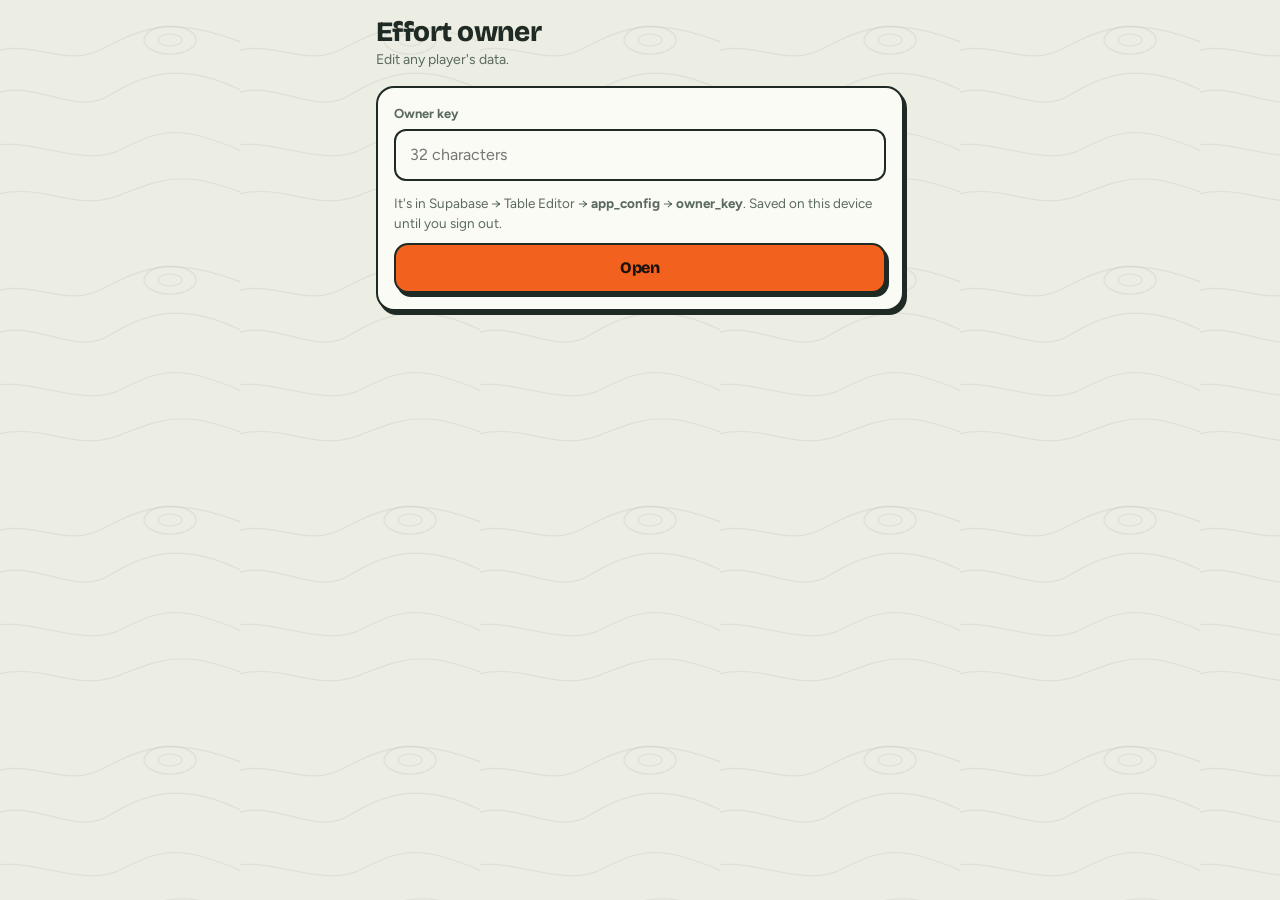
<file: docs/owner.html>
<!doctype html>
<html lang="en">
<head>
  <meta charset="utf-8">
  <meta name="viewport" content="width=device-width, initial-scale=1, viewport-fit=cover">
  <title>Effort Owner</title>
  <meta name="robots" content="noindex">
  <meta name="theme-color" content="#eceee4">
  <link rel="icon" href="icon.svg" type="image/svg+xml">
  <link rel="preconnect" href="https://fonts.googleapis.com">
  <link rel="preconnect" href="https://fonts.gstatic.com" crossorigin>
  <link href="https://fonts.googleapis.com/css2?family=Bricolage+Grotesque:opsz,wght@12..96,600;12..96,800&family=Figtree:wght@400;600;700;800&family=Caveat:wght@600;700&display=swap" rel="stylesheet">
  <link rel="stylesheet" href="styles.css">
  <style>
    input[type=search], input[type=password], input[type=date] {
      width: 100%; border: 2px solid var(--edge); background: var(--card); border-radius: 12px; padding: 12px 14px; font-size: 16px; outline: none;
    }
    .day-row { display: grid; grid-template-columns: 92px repeat(3, minmax(0, 1fr)); gap: 6px; align-items: center; width: 100%; padding: 11px 14px; background: none; border: 0; border-bottom: 2px dashed var(--soft); text-align: left; cursor: pointer; color: var(--ink); font-size: 14px; }
    .day-row:last-child { border-bottom: 0; }
    .day-row.head { cursor: default; font-size: 12px; font-weight: 800; color: var(--muted); text-transform: uppercase; letter-spacing: .04em; }
    .day-row .d { font-weight: 700; }
    .day-row .v { font-variant-numeric: tabular-nums; }
    .day-row .none { color: var(--muted); }
    .day-row .src { display: block; font-size: 11px; color: var(--muted); }
    .grid2 { display: grid; grid-template-columns: repeat(2, minmax(0, 1fr)); gap: 0 10px; }
    .hint { font-size: 12.5px; color: var(--muted); margin: -6px 0 12px; }
    .sec-title { font: 800 15px/1.2 var(--display); margin: 18px 0 8px; }
  </style>
</head>
<body>
  <svg width="0" height="0" style="position:absolute" aria-hidden="true"><filter id="rough"><feTurbulence type="fractalNoise" baseFrequency="0.035" numOctaves="2" seed="3"/><feDisplacementMap in="SourceGraphic" scale="2.2"/></filter></svg>
  <main id="app" aria-live="polite"></main>
  <div id="sheet" class="sheet" hidden></div>
  <div id="toast" class="toast" role="status" hidden></div>
  <script src="owner.js" defer></script>
</body>
</html>
</file>
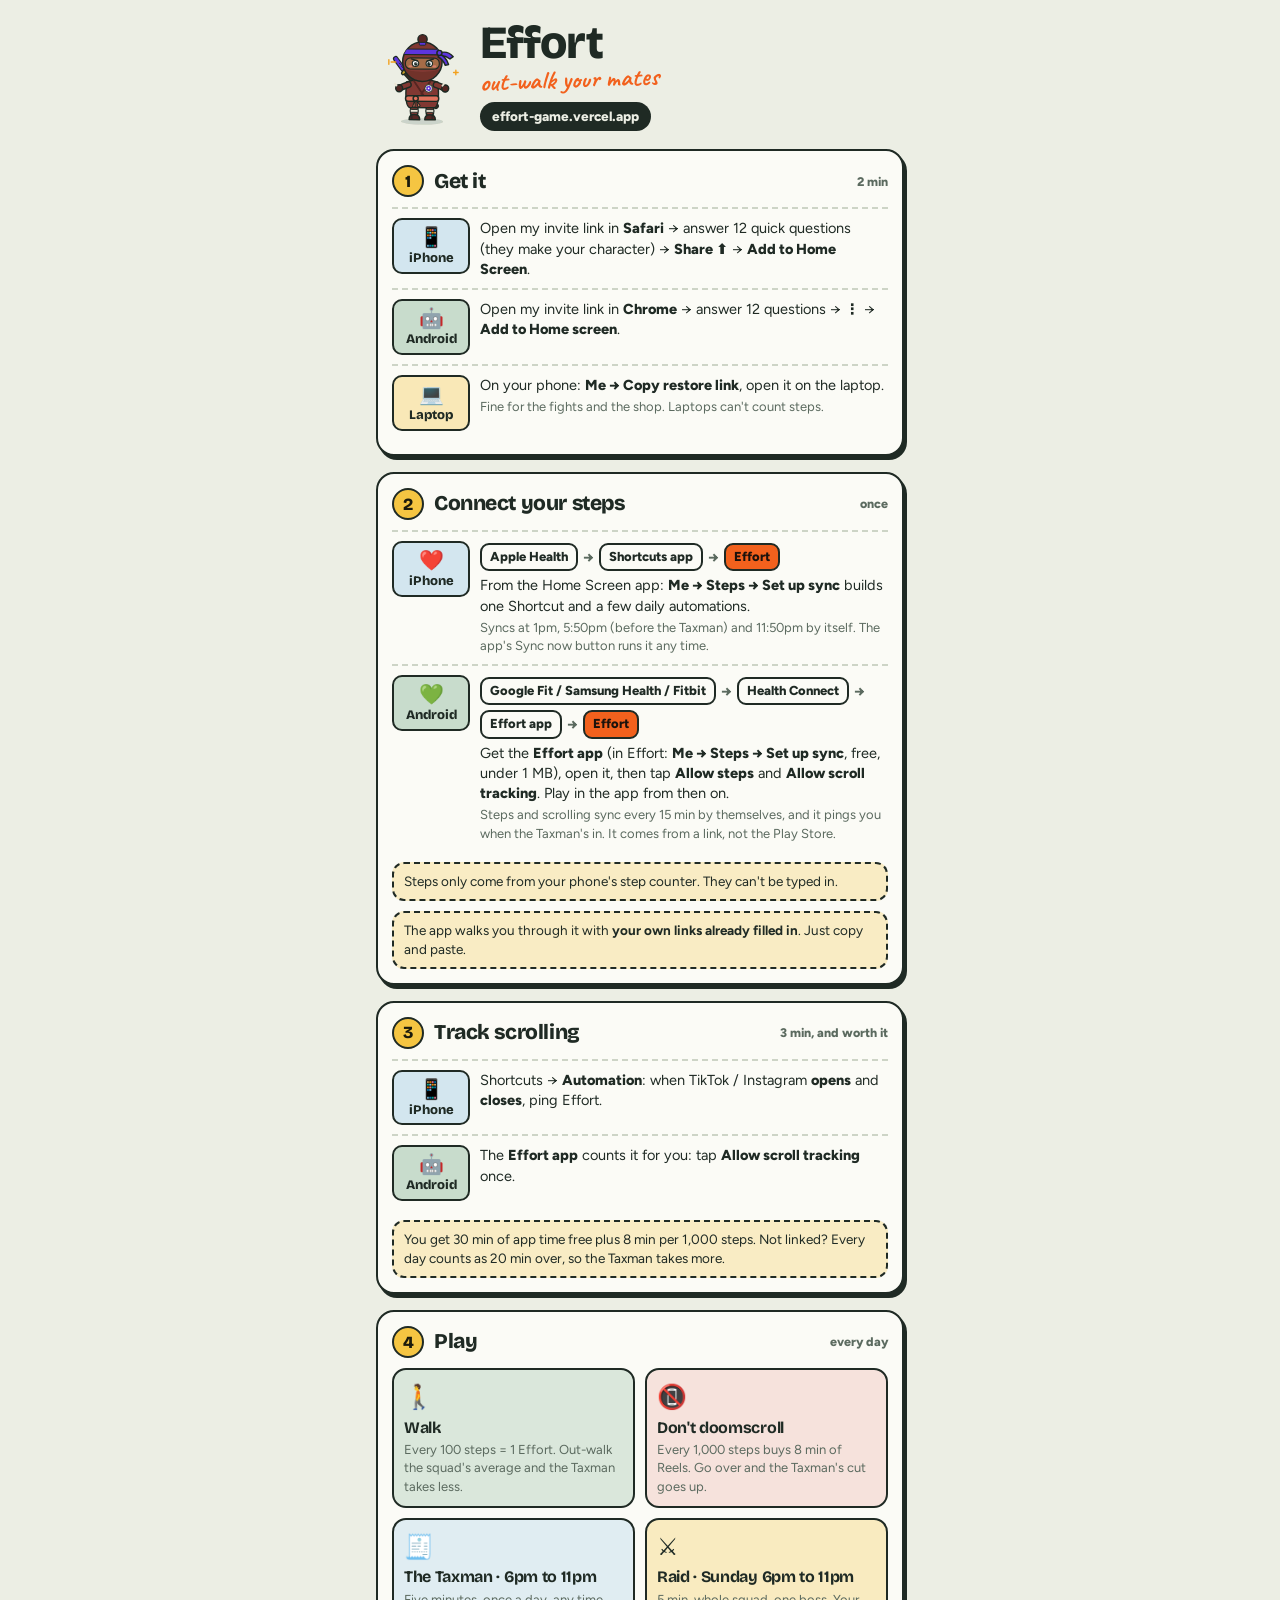
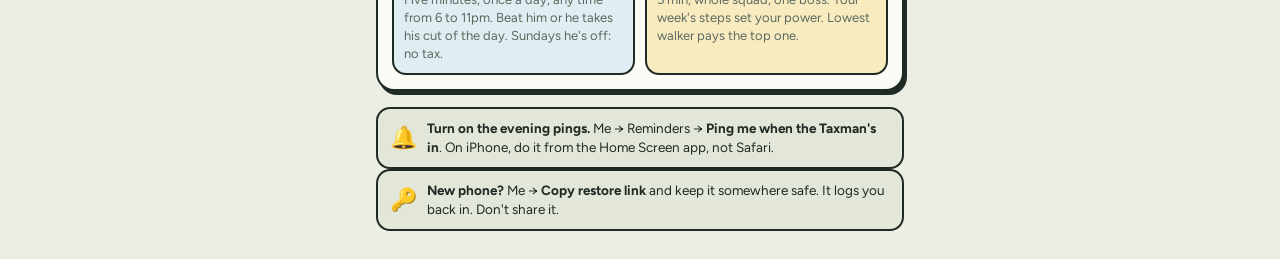
<file: docs/start.html>
<!doctype html>
<html lang="en">
<head>
  <meta charset="utf-8">
  <meta name="viewport" content="width=device-width, initial-scale=1, viewport-fit=cover">
  <title>Effort Setup Guide</title>
  <meta name="description" content="How to get Effort on your phone or laptop, connect your steps and play.">
  <meta name="theme-color" content="#eceee4">
  <link rel="icon" href="icon.svg" type="image/svg+xml">
  <link rel="preconnect" href="https://fonts.googleapis.com">
  <link rel="preconnect" href="https://fonts.gstatic.com" crossorigin>
  <link href="https://fonts.googleapis.com/css2?family=Bricolage+Grotesque:opsz,wght@12..96,600;12..96,800&family=Figtree:wght@400;600;700;800&family=Caveat:wght@700&display=swap" rel="stylesheet">
  <style>
    :root {
      --paper: #eceee4; --card: #fbfbf6; --card-2: #e2e7da; --ink: #1f2a24; --muted: #5b6a5f; --edge: #1f2a24; --soft: #cdd4c6;
      --orange: #f2611d; --sun: #f5c542; --fern: #2f7d4f; --sky: #74b6e0; --rose: #d9483b;
      --pop: 3px 4px 0 var(--edge);
      color-scheme: light;
    }
    @media (prefers-color-scheme: dark) {
      :root:not([data-theme="light"]) {
        --paper: #141a16; --card: #1d2520; --card-2: #27312a; --ink: #edf1e7; --muted: #a3b0a6; --edge: #0a0d0b; --soft: #34403a;
        --orange: #ff7a3d; --fern: #5fbf83; --pop: 3px 4px 0 #050706; color-scheme: dark;
      }
    }
    :root[data-theme="dark"] {
      --paper: #141a16; --card: #1d2520; --card-2: #27312a; --ink: #edf1e7; --muted: #a3b0a6; --edge: #0a0d0b; --soft: #34403a;
      --orange: #ff7a3d; --fern: #5fbf83; --pop: 3px 4px 0 #050706; color-scheme: dark;
    }
    * { box-sizing: border-box; }
    body { margin: 0; background: var(--paper); color: var(--ink); font: 15px/1.4 "Figtree", system-ui, sans-serif; -webkit-font-smoothing: antialiased; }
    a { color: inherit; }
    .page { max-width: 560px; margin: 0 auto; padding: 22px 16px 28px; }
    h1, h2, h3 { font-family: "Bricolage Grotesque", system-ui, sans-serif; letter-spacing: -.02em; margin: 0; }

    .hero { display: grid; grid-template-columns: 92px 1fr; gap: 12px; align-items: center; margin-bottom: 18px; }
    .hero .walker svg { width: 92px; height: auto; display: block; }
    .hero h1 { font-size: 46px; line-height: .9; font-weight: 800; }
    .hero .tag { font: 700 26px/1 "Caveat", cursive; color: var(--orange); transform: rotate(-2deg); display: inline-block; margin-top: 4px; }
    .url { display: inline-block; margin-top: 8px; background: var(--ink); color: var(--paper); border-radius: 999px; padding: 5px 12px; font-weight: 800; font-size: 13.5px; text-decoration: none; }

    .sec { background: var(--card); border: 2px solid var(--edge); border-radius: 18px; box-shadow: var(--pop); padding: 14px; margin-bottom: 16px; }
    .sec-h { display: flex; align-items: center; gap: 10px; margin-bottom: 10px; }
    .n { width: 32px; height: 32px; flex: none; border-radius: 50%; border: 2px solid var(--edge); background: var(--sun); color: #1b1a0c; display: grid; place-items: center; font: 800 17px/1 "Bricolage Grotesque", sans-serif; }
    .sec-h h2 { font-size: 21px; font-weight: 800; }
    .sec-h .time { margin-left: auto; font-size: 12.5px; font-weight: 800; color: var(--muted); white-space: nowrap; }

    .plat { display: grid; grid-template-columns: 78px 1fr; gap: 10px; padding: 9px 0; border-top: 2px dashed var(--soft); align-items: start; }
    .plat:first-of-type { border-top: 0; padding-top: 0; }
    .who { font: 800 13px/1.15 "Bricolage Grotesque", sans-serif; padding: 6px 4px; border: 2px solid var(--edge); border-radius: 10px; text-align: center; background: var(--card-2); }
    .who .e { display: block; font-size: 20px; margin-bottom: 2px; }
    .who.ios { background: color-mix(in srgb, var(--sky) 30%, var(--card)); }
    .who.and { background: color-mix(in srgb, var(--fern) 25%, var(--card)); }
    .who.lap { background: color-mix(in srgb, var(--sun) 35%, var(--card)); }
    .who.any { background: var(--card-2); }
    .do { font-size: 14.5px; }
    .do b { font-weight: 800; }
    .do .sub { display: block; color: var(--muted); font-size: 13px; margin-top: 3px; }

    .flow { display: flex; flex-wrap: wrap; align-items: center; gap: 5px; margin: 2px 0 4px; }
    .chip { border: 2px solid var(--edge); border-radius: 9px; padding: 3px 8px; font-weight: 800; font-size: 13px; background: var(--card); white-space: nowrap; }
    .chip.me { background: var(--orange); color: #1b120c; }
    .arr { font-weight: 800; color: var(--muted); }

    .note { margin-top: 10px; background: color-mix(in srgb, var(--sun) 28%, var(--card)); border: 2px dashed var(--edge); border-radius: 12px; padding: 8px 10px; font-size: 13.5px; }

    .tiles { display: grid; grid-template-columns: repeat(2, minmax(0, 1fr)); gap: 10px; }
    .tile { border: 2px solid var(--edge); border-radius: 14px; padding: 10px; background: var(--card); }
    .tile .e { font-size: 24px; display: block; }
    .tile h3 { font-size: 16px; margin: 3px 0 2px; }
    .tile p { margin: 0; font-size: 13px; color: var(--muted); }
    .tile.good { background: color-mix(in srgb, var(--fern) 16%, var(--card)); }
    .tile.bad { background: color-mix(in srgb, var(--rose) 14%, var(--card)); }
    .tile.night { background: color-mix(in srgb, var(--sky) 20%, var(--card)); }
    .tile.sun { background: color-mix(in srgb, var(--sun) 30%, var(--card)); }

    .foot { display: flex; gap: 10px; align-items: center; font-size: 13.5px; padding: 10px 12px; border: 2px solid var(--edge); border-radius: 14px; background: var(--card-2); }
    .foot .e { font-size: 22px; }
  </style>
</head>
<body>
  <svg width="0" height="0" style="position:absolute" aria-hidden="true"><filter id="rough"><feTurbulence type="fractalNoise" baseFrequency="0.035" numOctaves="2" seed="3"/><feDisplacementMap in="SourceGraphic" scale="2.2"/></filter></svg>
  <main class="page">
    <header class="hero">
      <div class="walker" id="walker" aria-hidden="true"></div>
      <div>
        <h1>Effort</h1>
        <span class="tag">out-walk your mates</span><br>
        <a class="url" href="https://effort-game.vercel.app/">effort-game.vercel.app</a>
      </div>
    </header>

    <section class="sec">
      <div class="sec-h"><span class="n">1</span><h2>Get it</h2><span class="time">2 min</span></div>
      <div class="plat"><div class="who ios"><span class="e">📱</span>iPhone</div>
        <div class="do">Open my invite link in <b>Safari</b> → answer 12 quick questions (they make your character) → <b>Share ⬆</b> → <b>Add to Home Screen</b>.</div></div>
      <div class="plat"><div class="who and"><span class="e">🤖</span>Android</div>
        <div class="do">Open my invite link in <b>Chrome</b> → answer 12 questions → <b>⋮</b> → <b>Add to Home screen</b>.</div></div>
      <div class="plat"><div class="who lap"><span class="e">💻</span>Laptop</div>
        <div class="do">On your phone: <b>Me → Copy restore link</b>, open it on the laptop.
          <span class="sub">Fine for the fights and the shop. Laptops can't count steps.</span></div></div>
    </section>

    <section class="sec">
      <div class="sec-h"><span class="n">2</span><h2>Connect your steps</h2><span class="time">once</span></div>
      <div class="plat"><div class="who ios"><span class="e">❤️</span>iPhone</div>
        <div class="do">
          <div class="flow"><span class="chip">Apple Health</span><span class="arr">→</span><span class="chip">Shortcuts app</span><span class="arr">→</span><span class="chip me">Effort</span></div>
          From the Home Screen app: <b>Me → Steps → Set up sync</b> builds one Shortcut and a few daily automations.
          <span class="sub">Syncs at 1pm, 5:50pm (before the Taxman) and 11:50pm by itself. The app's Sync now button runs it any time.</span></div></div>
      <div class="plat"><div class="who and"><span class="e">💚</span>Android</div>
        <div class="do">
          <div class="flow"><span class="chip">Google Fit / Samsung Health / Fitbit</span><span class="arr">→</span><span class="chip">Health Connect</span><span class="arr">→</span><span class="chip">Effort app</span><span class="arr">→</span><span class="chip me">Effort</span></div>
          Get the <b>Effort app</b> (in Effort: <b>Me → Steps → Set up sync</b>, free, under 1 MB), open it, then tap <b>Allow steps</b> and <b>Allow scroll tracking</b>. Play in the app from then on.
          <span class="sub">Steps and scrolling sync every 15 min by themselves, and it pings you when the Taxman's in. It comes from a link, not the Play Store.</span></div></div>
      <div class="note">Steps only come from your phone's step counter. They can't be typed in.</div>
      <div class="note">The app walks you through it with <b>your own links already filled in</b>. Just copy and paste.</div>
    </section>

    <section class="sec">
      <div class="sec-h"><span class="n">3</span><h2>Track scrolling</h2><span class="time">3 min, and worth it</span></div>
      <div class="plat"><div class="who ios"><span class="e">📱</span>iPhone</div>
        <div class="do">Shortcuts → <b>Automation</b>: when TikTok / Instagram <b>opens</b> and <b>closes</b>, ping Effort.</div></div>
      <div class="plat"><div class="who and"><span class="e">🤖</span>Android</div>
        <div class="do">The <b>Effort app</b> counts it for you: tap <b>Allow scroll tracking</b> once.</div></div>
      <div class="note">You get 30 min of app time free plus 8 min per 1,000 steps. Not linked? Every day counts as 20 min over, so the Taxman takes more.</div>
    </section>

    <section class="sec">
      <div class="sec-h"><span class="n">4</span><h2>Play</h2><span class="time">every day</span></div>
      <div class="tiles">
        <div class="tile good"><span class="e">🚶</span><h3>Walk</h3><p>Every 100 steps = 1 Effort. Out-walk the squad's average and the Taxman takes less.</p></div>
        <div class="tile bad"><span class="e">📵</span><h3>Don't doomscroll</h3><p>Every 1,000 steps buys 8 min of Reels. Go over and the Taxman's cut goes up.</p></div>
        <div class="tile night"><span class="e">🧾</span><h3>The Taxman · 6pm to 11pm</h3><p>Five minutes, once a day, any time from 6 to 11pm. Beat him or he takes his cut of the day. Sundays he's off: no tax.</p></div>
        <div class="tile sun"><span class="e">⚔️</span><h3>Raid · Sunday 6pm to 11pm</h3><p>5 min, whole squad, one boss. Your week's steps set your power. Lowest walker pays the top one.</p></div>
      </div>
    </section>

    <div class="foot"><span class="e">🔔</span><div><b>Turn on the evening pings.</b> Me → Reminders → <b>Ping me when the Taxman's in</b>. On iPhone, do it from the Home Screen app, not Safari.</div></div>
    <div class="foot"><span class="e">🔑</span><div><b>New phone?</b> Me → <b>Copy restore link</b> and keep it somewhere safe. It logs you back in. Don't share it.</div></div>
  </main>
  <script src="character.js"></script>
  <script>
    const theme = new URLSearchParams(location.search).get("theme");
    if (theme === "light" || theme === "dark") document.documentElement.dataset.theme = theme;
    try { document.getElementById("walker").innerHTML = Walker.svg(Walker.fallbackAnswers("guide-7"), { mood: "fresh", label: "A walker" }); } catch { /* the guide reads fine without it */ }
  </script>
</body>
</html>
</file>
<file: docs/styles.css>
/* Effort: field-notebook look. Sage paper, ink outlines, hi-vis trail orange, sunflower, fern.
   Display: Bricolage Grotesque. Body: Figtree. Notes in the margin: Caveat. */
:root {
  --paper: #eceee4;
  --card: #fbfbf6;
  --card-2: #e2e7da;
  --ink: #1f2a24;
  --muted: #5b6a5f;
  --edge: #1f2a24;
  --soft: #cdd4c6;
  --orange: #f2611d;
  --sun: #f5c542;
  --fern: #2f7d4f;
  --sky: #74b6e0;
  --rose: #d9483b;
  --good: #2f7d4f;
  --warn: #c7730f;
  --bad: #d9483b;
  --gold: #e0a81a;
  --silver: #8d9a92;
  --bronze: #b8743d;
  --display: "Bricolage Grotesque", "Arial Rounded MT Bold", system-ui, sans-serif;
  --body: "Figtree", system-ui, -apple-system, "Segoe UI", Roboto, sans-serif;
  --hand: "Caveat", "Segoe Print", "Comic Sans MS", cursive;
  --pop: 3px 4px 0 var(--edge);
  --radius: 18px;
  color-scheme: light;
}
@media (prefers-color-scheme: dark) {
  :root:not([data-theme="light"]) {
    --paper: #141a16; --card: #1d2520; --card-2: #27312a; --ink: #edf1e7; --muted: #a3b0a6; --edge: #0a0d0b; --soft: #34403a;
    --orange: #ff7a3d; --fern: #5fbf83; --good: #5fbf83; --warn: #f0a24a; --bad: #ff7366;
    --pop: 3px 4px 0 #050706;
    color-scheme: dark;
  }
}
:root[data-theme="dark"] {
  --paper: #141a16; --card: #1d2520; --card-2: #27312a; --ink: #edf1e7; --muted: #a3b0a6; --edge: #0a0d0b; --soft: #34403a;
  --orange: #ff7a3d; --fern: #5fbf83; --good: #5fbf83; --warn: #f0a24a; --bad: #ff7366;
  --pop: 3px 4px 0 #050706;
  color-scheme: dark;
}

* { box-sizing: border-box; }
html { -webkit-text-size-adjust: 100%; }
body {
  margin: 0; min-height: 100dvh; color: var(--ink); background-color: var(--paper);
  background-image: url("data:image/svg+xml,%3Csvg xmlns='http://www.w3.org/2000/svg' width='240' height='240' viewBox='0 0 240 240'%3E%3Cg fill='none' stroke='%23000' stroke-opacity='.06' stroke-width='1.2'%3E%3Cpath d='M-20 60c40-30 80 10 120-10s70-40 160 0'/%3E%3Cpath d='M-20 100c50-30 90 20 130-5s80-35 150 5'/%3E%3Cpath d='M-20 150c40-20 100 20 140 0s60-30 140 10'/%3E%3Cpath d='M-20 200c60-25 90 15 140-5s70-25 140 5'/%3E%3Cellipse cx='170' cy='40' rx='26' ry='14'/%3E%3Cellipse cx='170' cy='40' rx='12' ry='6'/%3E%3C/g%3E%3C/svg%3E");
  font: 16px/1.5 var(--body);
  -webkit-font-smoothing: antialiased;
}
@media (prefers-color-scheme: dark) { :root:not([data-theme="light"]) body { background-image: none; } }
:root[data-theme="dark"] body { background-image: none; }
button, input, select, textarea { font: inherit; color: inherit; }
a { color: var(--orange); }
.num { font-variant-numeric: tabular-nums; }
[hidden] { display: none !important; }
:focus-visible { outline: 3px solid var(--orange); outline-offset: 2px; }

#app {
  max-width: 560px; margin: 0 auto;
  padding: calc(env(safe-area-inset-top) + 18px) max(16px, env(safe-area-inset-right, 0px)) calc(env(safe-area-inset-bottom) + 100px) max(16px, env(safe-area-inset-left, 0px));
}

/* ---------- Type ---------- */
h1, h2, h3 { font-family: var(--display); letter-spacing: -.02em; }
.top { display: flex; align-items: center; justify-content: space-between; gap: 12px; margin-bottom: 16px; }
.top h1 { font-size: 28px; line-height: 1.05; margin: 0; font-weight: 800; text-wrap: balance; }
.top .sub { color: var(--muted); font-size: 14px; margin-top: 2px; }
.note { font-family: var(--hand); font-size: 22px; line-height: 1.1; color: var(--orange); transform: rotate(-2deg); display: inline-block; font-weight: 700; }
.muted { color: var(--muted); }
.small { font-size: 13.5px; }
.b { font-weight: 800; }

/* ---------- Layout bits ---------- */
.row { display: flex; align-items: center; gap: 10px; }
.spread { justify-content: space-between; }
.grow { flex: 1; min-width: 0; }
.card {
  background: var(--card); border: 2px solid var(--edge); border-radius: var(--radius); box-shadow: var(--pop);
  padding: 16px; margin-bottom: 16px;
}
.card h2 { font-size: 19px; margin: 0 0 10px; font-weight: 800; }
.card h3 { font-size: 16px; margin: 14px 0 6px; }
.card p { margin: 0 0 10px; }
.icon-btn {
  width: 42px; height: 42px; border-radius: 12px; border: 2px solid var(--edge); background: var(--card); box-shadow: 2px 3px 0 var(--edge);
  display: grid; place-items: center; cursor: pointer; flex: none; padding: 0; color: var(--ink);
}
.icon-btn svg { width: 20px; height: 20px; }
.icon-btn:active, .btn:active { transform: translate(2px, 3px); box-shadow: 0 0 0 var(--edge); }

/* ---------- Buttons & forms ---------- */
.btn {
  display: inline-flex; align-items: center; justify-content: center; gap: 8px; min-height: 50px;
  border: 2px solid var(--edge); border-radius: 14px; padding: 12px 18px; box-shadow: 3px 4px 0 var(--edge);
  background: var(--orange); color: #1b120c; font: 800 16px/1 var(--display); letter-spacing: -.01em; cursor: pointer; text-decoration: none;
  transition: transform .06s, box-shadow .06s;
}
.btn svg { width: 20px; height: 20px; flex: none; }
.btn.block { width: 100%; }
.btn.ghost { background: var(--card); color: var(--ink); }
.btn.sun { background: var(--sun); color: #1b1a0c; }
.btn.danger { background: var(--card); color: var(--bad); }
.btn.sm { min-height: 38px; padding: 7px 12px; font-size: 14px; border-radius: 11px; box-shadow: 2px 3px 0 var(--edge); }
.btn:disabled { opacity: .5; cursor: default; }
.btn-row { display: flex; gap: 10px; flex-wrap: wrap; }
.btn-row > .btn { flex: 1; }
label.field { display: block; margin-bottom: 12px; }
label.field > span { display: block; font-size: 13px; font-weight: 700; color: var(--muted); margin-bottom: 5px; }
input[type=text], input[type=number], input[type=url], input:not([type]), select, textarea {
  width: 100%; border: 2px solid var(--edge); background: var(--card); border-radius: 12px; padding: 12px 14px; font-size: 16px; outline: none;
}
textarea { resize: vertical; }
input:focus, select:focus, textarea:focus { box-shadow: 0 0 0 3px color-mix(in srgb, var(--orange) 40%, transparent); }
.big-input { font: 800 34px/1.1 var(--display) !important; text-align: center; }
.code-input { text-transform: uppercase; letter-spacing: .15em; font-weight: 800; }
.code-input::placeholder { text-transform: none; letter-spacing: normal; font-weight: 400; }
.toggle { display: grid; grid-template-columns: repeat(3, minmax(0, 1fr)); gap: 8px; }
.toggle button, .seg button, .chips button {
  border: 2px solid var(--edge); background: var(--card); border-radius: 12px; padding: 9px 0; font-weight: 700; cursor: pointer; color: var(--ink);
}
.toggle button[aria-pressed="true"], .seg button[aria-pressed="true"], .chips button[aria-pressed="true"] { background: var(--ink); color: var(--paper); }
.seg { display: grid; grid-template-columns: repeat(4, 1fr); gap: 6px; margin-bottom: 12px; }
.seg.three { grid-template-columns: repeat(3, 1fr); }
.seg.two { grid-template-columns: repeat(2, 1fr); }
.seg button { font-size: 14px; padding: 8px 0; }
.chips { display: flex; gap: 8px; overflow-x: auto; padding: 2px 2px 8px; margin: 0 -2px 8px; scrollbar-width: none; }
.chips::-webkit-scrollbar { display: none; }
.chips button { flex: none; padding: 8px 14px; border-radius: 999px; font-size: 14px; }

/* ---------- Home stage: your walker in its biome ---------- */
.stage { position: relative; padding: 0; overflow: hidden; background: var(--sky); }
.stage .scene-svg { position: absolute; inset: 0; width: 100%; height: 100%; display: block; }
.stage .walker-wrap { position: relative; width: 50%; max-width: 220px; margin: 0 auto; padding-top: 34px; }
.stage .walker-wrap svg { width: 100%; height: auto; display: block; }
.stage .tag-today {
  position: absolute; top: 12px; left: 12px; z-index: 2; background: var(--card); border: 2px solid var(--edge); border-radius: 12px;
  padding: 6px 10px; box-shadow: 2px 3px 0 var(--edge); transform: rotate(-2deg);
}
.stage .tag-today b { display: block; font: 800 28px/1 var(--display); }
.stage .tag-today span { font-size: 12px; font-weight: 700; color: var(--muted); }
.stage .tag-region {
  position: absolute; top: 14px; right: 12px; z-index: 2; background: var(--sun); color: #1b1a0c; border: 2px solid var(--edge); border-radius: 999px;
  padding: 4px 10px; font: 700 13px/1.2 var(--body); box-shadow: 2px 3px 0 var(--edge); transform: rotate(2deg); max-width: 46%;
}
.stage .bubble {
  position: absolute; z-index: 2; right: 12px; top: 64px; max-width: 34%; background: var(--card); border: 2px solid var(--edge); border-radius: 14px 14px 14px 4px;
  padding: 6px 10px; font: 700 19px/1.05 var(--hand); color: var(--ink); transform: rotate(1.5deg);
}
.stage .trail-bar { position: relative; z-index: 2; margin: -6px 12px 12px; background: var(--card); border: 2px solid var(--edge); border-radius: 14px; padding: 10px 12px; }

.bar { height: 10px; background: var(--card-2); border: 2px solid var(--edge); border-radius: 99px; overflow: hidden; }
.bar > i { display: block; height: 100%; background: var(--c, var(--orange)); }
.split { display: grid; grid-template-columns: 1fr 1fr; gap: 12px; }
.split > div > b { display: block; font: 800 22px/1.15 var(--display); }
.pts { font-weight: 800; font-size: 14px; }
.good { color: var(--good); } .bad { color: var(--bad); }
.budget, .fog-meter { grid-column: 1 / -1; border-top: 2px dashed var(--soft); padding-top: 10px; }
.fog-meter .bar > i { background: #9aa6a0; }

.weekdots { display: grid; grid-template-columns: repeat(7, 1fr); gap: 6px; margin: 12px 0 10px; text-align: center; }
.weekdots > div { display: grid; justify-items: center; gap: 3px; font-size: 11px; font-weight: 700; color: var(--muted); }
.weekdots i {
  width: 34px; height: 34px; border-radius: 50%; display: grid; place-items: center; font-style: normal; font-weight: 800;
  background: var(--card-2); color: #fff; border: 2px solid var(--edge);
}
.weekdots .wd-hit i { background: var(--fern); }
.weekdots .wd-miss i { background: var(--card); border-style: dashed; }
.weekdots .wd-future i { background: transparent; border-color: var(--soft); }
.weekdots .wd-off i { background: var(--card-2); border-color: var(--soft); }

.lvl { width: 46px; height: 46px; border-radius: 14px; display: grid; place-items: center; font: 800 22px/1 var(--display); background: var(--sun); color: #1b1a0c; border: 2px solid var(--edge); box-shadow: 2px 3px 0 var(--edge); flex: none; }
.lvl-chip { background: var(--card-2); border-radius: 6px; padding: 0 5px; font-weight: 800; color: var(--ink); }
.pill { display: inline-block; padding: 3px 10px; border-radius: 999px; font-size: 12.5px; font-weight: 800; background: var(--card-2); border: 1.5px solid var(--edge); white-space: nowrap; }
.pill.ok { background: color-mix(in srgb, var(--fern) 25%, var(--card)); }
.pill.warn { background: color-mix(in srgb, var(--sun) 50%, var(--card)); }
.callout { background: var(--card-2); border-radius: 12px; padding: 12px; font-size: 14px; margin: 10px 0; border: 2px dashed var(--soft); }
.callout.result { margin: 0 0 8px; background: color-mix(in srgb, var(--sun) 30%, var(--card)); border: 2px solid var(--edge); }

/* ---------- Avatars (walker heads) ---------- */
.avatar {
  width: 42px; height: 42px; border-radius: 50%; flex: none; overflow: hidden; display: grid; place-items: center;
  background: color-mix(in srgb, var(--sky) 30%, var(--card)); border: 2px solid var(--edge);
}
.avatar svg { width: 116%; height: 116%; margin-top: 14%; }
.avatar.sm { width: 30px; height: 30px; border-width: 1.5px; }
.avatar.lg { width: 76px; height: 76px; }

/* ---------- Boss ---------- */
.boss-card { background: color-mix(in srgb, var(--rose) 9%, var(--card)); }
.boss-card.won { background: color-mix(in srgb, var(--fern) 14%, var(--card)); }
.boss-row { display: grid; grid-template-columns: 104px 1fr; gap: 14px; align-items: center; }
.boss-svg { width: 100%; height: auto; display: block; }
.hp .bar { height: 16px; }
.hp .bar > i { background: var(--rose); }

/* ---------- Rival / mini board / leaderboard ---------- */
.rival { cursor: pointer; }
.rival b.num { font: 800 28px/1 var(--display); padding: 0 6px; }
.vs { font: 700 24px/1 var(--hand); color: var(--orange); }
.mini { padding: 8px 0; border-bottom: 2px dashed var(--soft); gap: 10px; }
.mini:last-child { border-bottom: 0; }
.rank { font: 800 16px/1 var(--display); text-align: center; color: var(--muted); width: 22px; }
.rank.r1 { color: var(--gold); } .rank.r2 { color: var(--silver); } .rank.r3 { color: var(--bronze); }
.lb { list-style: none; margin: 0; padding: 0; }
.lb li { display: grid; grid-template-columns: 26px 44px 1fr auto; gap: 10px; align-items: center; padding: 10px 2px; border-bottom: 2px dashed var(--soft); cursor: pointer; }
.lb li:last-child { border-bottom: 0; }
.lb li.me { background: color-mix(in srgb, var(--sun) 28%, var(--card)); border: 2px solid var(--edge); border-radius: 14px; padding: 8px; margin: 4px -4px; }
.who { min-width: 0; display: block; }
.who .name { font-weight: 800; white-space: nowrap; overflow: hidden; text-overflow: ellipsis; display: block; }
.who .tags { font-size: 12px; color: var(--muted); display: flex; gap: 8px; flex-wrap: wrap; }
.who .bar { display: block; height: 8px; margin-top: 6px; border-width: 1.5px; }
.who .bar > i { background: var(--c, var(--orange)); }
.score { text-align: right; font: 800 18px/1.1 var(--display); }
.score small { display: block; font: 600 11px/1 var(--body); color: var(--muted); }

/* ---------- Forfeit, teams, journey ---------- */
.forfeit { border-style: dashed; }
.loser { font: 800 22px/1.1 var(--display); }
.journey .track { position: relative; height: 16px; background: var(--card-2); border: 2px solid var(--edge); border-radius: 99px; margin: 16px 0 6px; }
.journey .track > i { position: absolute; inset: 0 auto 0 0; border-radius: 99px; background: var(--fern); }
.journey .walker { position: absolute; top: 50%; transform: translate(-50%, -62%); font-size: 22px; }
.teams-table { width: 100%; border-collapse: collapse; font-size: 14px; }
.teams-table td, .teams-table th { padding: 8px 4px; border-bottom: 2px dashed var(--soft); text-align: left; }
.teams-table th { color: var(--muted); font-weight: 700; font-size: 12px; }
.teams-table td:last-child, .teams-table th:last-child { text-align: right; }

/* ---------- Profile ---------- */
.profile-hero { display: grid; grid-template-columns: 120px 1fr; gap: 14px; align-items: center; margin-bottom: 16px; }
.profile-hero .walker-box { background: color-mix(in srgb, var(--sky) 25%, var(--card)); border: 2px solid var(--edge); border-radius: 20px; box-shadow: var(--pop); }
.profile-hero .walker-box svg { width: 100%; height: auto; display: block; }
.profile-hero h2 { font: 800 26px/1.05 var(--display); margin: 0; }
.stats { display: grid; grid-template-columns: repeat(3, 1fr); gap: 8px; }
.stat { background: var(--card-2); border-radius: 12px; padding: 10px; text-align: center; }
.stat b { display: block; font: 800 20px/1.15 var(--display); }
.stat span { font-size: 11.5px; color: var(--muted); font-weight: 600; }
.badges { display: grid; grid-template-columns: repeat(auto-fill, minmax(92px, 1fr)); gap: 8px; }
.badge { background: var(--card); border: 2px solid var(--edge); border-radius: 14px; padding: 10px 6px; text-align: center; font-size: 12.5px; font-weight: 700; line-height: 1.2; }
.badge .e { font-size: 28px; display: block; margin-bottom: 4px; }
.badge.locked { opacity: .4; filter: grayscale(1); border-style: dashed; }
.badge small { display: block; color: var(--muted); font-size: 10.5px; font-weight: 500; margin-top: 2px; }
.gear-grid { display: grid; grid-template-columns: repeat(auto-fill, minmax(96px, 1fr)); gap: 8px; }
.gear-grid button { background: var(--card); border: 2px solid var(--edge); border-radius: 14px; padding: 6px 4px 8px; cursor: pointer; font-size: 12px; font-weight: 700; line-height: 1.2; color: var(--ink); }
.gear-grid button svg { width: 100%; height: auto; display: block; }
.gear-grid button[aria-pressed="true"] { background: color-mix(in srgb, var(--sun) 45%, var(--card)); }
.gear-grid .locked { opacity: .45; border-style: dashed; cursor: default; display: grid; place-items: center; min-height: 110px; font-size: 26px; background: var(--card-2); border: 2px dashed var(--soft); border-radius: 14px; }
.chart { width: 100%; height: 150px; display: block; }
.chart .goal { stroke: var(--muted); stroke-dasharray: 4 4; stroke-width: 1.5; }
.chart text { fill: var(--muted); font-size: 10px; }
.landmarks { list-style: none; margin: 0; padding: 0; }
.landmarks li { display: flex; gap: 10px; align-items: center; padding: 8px 0; border-bottom: 2px dashed var(--soft); font-size: 14px; }
.landmarks li:last-child { border-bottom: 0; }
.landmarks .pin { width: 28px; height: 28px; border-radius: 50%; background: var(--orange); border: 2px solid var(--edge); display: grid; place-items: center; font: 800 12px/1 var(--display); color: #1b120c; flex: none; }

/* ---------- Quiz ---------- */
.quiz-top { display: flex; align-items: center; gap: 12px; margin-bottom: 6px; }
.quiz-top .bar { flex: 1; height: 12px; }
.quiz-top .bar > i { background: var(--fern); }
.quiz-preview { width: 150px; margin: 0 auto; }
.quiz-preview svg { width: 100%; height: auto; display: block; }
.quiz-q { font: 800 26px/1.1 var(--display); text-align: center; margin: 4px 0 14px; text-wrap: balance; }
.opts { display: grid; grid-template-columns: repeat(2, minmax(0, 1fr)); gap: 10px; }
.opts.compact { grid-template-columns: repeat(4, minmax(0, 1fr)); }
.opt > span:last-child { min-width: 0; overflow-wrap: anywhere; }
.opt {
  display: flex; align-items: center; gap: 8px; text-align: left; background: var(--card); border: 2px solid var(--edge); border-radius: 14px; color: var(--ink);
  padding: 10px 12px; min-height: 56px; font-weight: 700; font-size: 15px; line-height: 1.2; cursor: pointer; box-shadow: 2px 3px 0 var(--edge);
}
.opt .e { font-size: 24px; flex: none; }
.opts.compact .opt { justify-content: center; padding: 10px 4px; min-height: 48px; }
.opt[aria-pressed="true"] { background: var(--sun); color: #1b1a0c; }
.hue-slider { width: 100%; height: 44px; appearance: none; -webkit-appearance: none; border-radius: 999px; border: 2px solid var(--edge); margin: 6px 0 14px;
  background: linear-gradient(90deg, hsl(0 75% 60%), hsl(60 75% 60%), hsl(120 65% 50%), hsl(180 65% 50%), hsl(240 70% 62%), hsl(300 70% 60%), hsl(360 75% 60%)); }
.hue-slider::-webkit-slider-thumb { -webkit-appearance: none; width: 36px; height: 36px; border-radius: 50%; background: var(--card); border: 3px solid var(--edge); }
.hue-slider::-moz-range-thumb { width: 32px; height: 32px; border-radius: 50%; background: var(--card); border: 3px solid var(--edge); }
.reveal { text-align: center; }
.reveal .walker-big { width: min(250px, 66vw); margin: 0 auto; background: color-mix(in srgb, var(--sky) 25%, var(--card)); border: 2px solid var(--edge); border-radius: 24px; box-shadow: var(--pop); }
.reveal .walker-big svg { width: 100%; height: auto; display: block; }
.reveal .odds { font: 700 24px/1.15 var(--hand); color: var(--orange); transform: rotate(-2deg); margin: 14px 0; }

/* ---------- Setup guide ---------- */
.steps-list { counter-reset: s; list-style: none; padding: 0; margin: 0; }
.steps-list > li { counter-increment: s; position: relative; padding: 0 0 14px 42px; }
.steps-list > li::before {
  content: counter(s); position: absolute; left: 0; top: -1px; width: 28px; height: 28px; border-radius: 50%;
  background: var(--sun); color: #1b1a0c; border: 2px solid var(--edge); display: grid; place-items: center; font: 800 14px/1 var(--display);
}
.copybox { display: flex; gap: 6px; align-items: center; background: var(--card-2); border: 2px dashed var(--soft); border-radius: 12px; padding: 6px; margin: 8px 0; }
.copybox code { flex: 1; min-width: 0; font-size: 12px; padding: 6px 8px; overflow-wrap: anywhere; font-family: ui-monospace, Menlo, Consolas, monospace; }

/* ---------- Welcome & onboarding ---------- */
.welcome { text-align: center; padding-top: 3vh; }
.welcome .logo { width: 128px; margin: 0 auto 2px; }
.welcome .logo svg { width: 100%; height: auto; display: block; }
.welcome h1 { font: 800 56px/1 var(--display); margin: 0; letter-spacing: -.04em; }
.welcome .lead { color: var(--muted); margin: 8px 0 22px; font-size: 17px; }
.feature-list { text-align: left; display: grid; gap: 10px; margin: 0 0 22px; }
.feature-list > div { display: flex; gap: 12px; align-items: flex-start; background: var(--card); border: 2px solid var(--edge); border-radius: 16px; padding: 12px; box-shadow: 2px 3px 0 var(--edge); }
.feature-list > div:nth-child(odd) { transform: rotate(-.6deg); }
.feature-list > div:nth-child(even) { transform: rotate(.5deg); }
.feature-list .e { font-size: 26px; }
.dots { display: flex; gap: 6px; justify-content: center; margin: 4px 0 18px; }
.dots i { width: 28px; height: 6px; border-radius: 9px; background: var(--soft); }
.dots i.on { background: var(--orange); }
.ob-title { font: 800 30px/1.05 var(--display); margin: 0 0 12px; }
.empty { text-align: center; padding: 20px 8px; color: var(--muted); }
.empty .e { font-size: 40px; display: block; }

/* ---------- Lists, switch, nav, sheet, toast ---------- */
.card.list { padding: 2px 0; }
.list-row { display: flex; align-items: center; gap: 12px; width: 100%; padding: 13px 16px; background: none; border: 0; border-bottom: 2px dashed var(--soft); text-align: left; cursor: pointer; font-size: 15px; color: var(--ink); }
.list-row:last-child { border-bottom: 0; }
.list-row .e { font-size: 22px; width: 28px; text-align: center; flex: none; }
.list-row > svg { width: 18px; height: 18px; color: var(--muted); flex: none; }
.top .sub svg, .card .small svg { width: 14px; height: 14px; vertical-align: -2px; }
.switch { appearance: none; -webkit-appearance: none; width: 50px; height: 30px; border-radius: 99px; background: var(--card-2); border: 2px solid var(--edge); position: relative; flex: none; cursor: pointer; }
.switch::after { content: ""; position: absolute; top: 2px; left: 2px; width: 22px; height: 22px; border-radius: 50%; background: var(--card); border: 2px solid var(--edge); transition: transform .15s; }
.switch:checked { background: var(--fern); }
.switch:checked::after { transform: translateX(20px); }
.nav {
  position: fixed; left: 0; right: 0; bottom: 0; z-index: 10; background: var(--card); border-top: 2px solid var(--edge);
  padding: 6px max(8px, env(safe-area-inset-right, 0px)) calc(env(safe-area-inset-bottom) + 6px) max(8px, env(safe-area-inset-left, 0px));
}
.nav .inner { max-width: 560px; margin: 0 auto; display: grid; grid-template-columns: repeat(4, 1fr); }
.nav button { border: 0; background: none; display: grid; justify-items: center; gap: 2px; padding: 6px 0 8px; cursor: pointer; color: var(--muted); font-size: 12px; font-weight: 700; position: relative; }
.nav button svg { width: 24px; height: 24px; }
.nav button[aria-current="page"] { color: var(--ink); }
.nav button[aria-current="page"]::after { content: ""; position: absolute; bottom: 0; width: 28px; height: 4px; border-radius: 4px; background: var(--orange); }
.sheet { position: fixed; inset: 0; z-index: 20; background: rgba(15, 20, 17, .5); display: flex; align-items: flex-end; justify-content: center; animation: fade .15s ease-out; }
.sheet .panel {
  background: var(--paper); width: 100%; max-width: 560px; max-height: 92dvh; overflow: auto; border: 2px solid var(--edge); border-bottom: 0;
  border-radius: 24px 24px 0 0; padding: 10px max(16px, env(safe-area-inset-right, 0px)) calc(env(safe-area-inset-bottom) + 20px) max(16px, env(safe-area-inset-left, 0px));
  animation: up .2s ease-out;
}
.sheet .grab { width: 44px; height: 5px; border-radius: 9px; background: var(--soft); margin: 0 auto 12px; }
.sheet.still, .sheet.still .panel { animation: none; }
@keyframes fade { from { opacity: 0; } }
@keyframes up { from { transform: translateY(30px); opacity: .6; } }
.toast {
  position: fixed; left: 50%; bottom: calc(env(safe-area-inset-bottom) + 92px); transform: translateX(-50%) rotate(-1deg); z-index: 30;
  background: var(--sun); color: #1b1a0c; border: 2px solid var(--edge); box-shadow: 2px 3px 0 var(--edge);
  padding: 10px 16px; border-radius: 12px; font-weight: 800; font-size: 14px; max-width: calc(100% - 32px);
}
.install-banner { display: flex; gap: 10px; align-items: center; }
.install-banner .e { font-size: 26px; }
.qr { display: grid; place-items: center; padding: 12px; background: #fff; border: 2px solid var(--edge); border-radius: 16px; width: max-content; margin: 8px auto; }

/* ---------- Forfeit wheel ---------- */
.wheel-wrap { position: relative; width: min(300px, 80vw); aspect-ratio: 1; margin: 12px auto 4px; }
.wheel { width: 100%; height: 100%; border-radius: 50%; border: 3px solid var(--edge); box-shadow: var(--pop); will-change: transform; overflow: hidden; }
.wheel-svg { width: 100%; height: 100%; display: block; }
.wheel-pointer { position: absolute; top: -12px; left: 50%; transform: translateX(-50%); z-index: 2; width: 0; height: 0; border-left: 15px solid transparent; border-right: 15px solid transparent; border-top: 28px solid var(--ink); }
.wheel-result { text-align: center; min-height: 3.2em; margin: 14px 0 12px; opacity: 0; transform: scale(.94); transition: opacity .3s, transform .3s; }
.wheel-result.show { opacity: 1; transform: none; }
.wheel-result .big-emoji { display: block; font-size: 38px; }
.wheel-result .forfeit-text { font: 800 24px/1.2 var(--display); }
.wheel-list { display: flex; flex-wrap: wrap; gap: 6px; }
.wheel-chip { border: 2px solid var(--edge); border-radius: 999px; padding: 5px 12px; font-size: 13px; font-weight: 700; line-height: 1.3; background: color-mix(in srgb, var(--c, var(--sun)) 30%, var(--card)); color: var(--ink); }
.wheel-chip.idea { background: var(--card); border-style: dashed; cursor: pointer; }

/* ---------- Weekly recap ---------- */
.recap-frame { border-radius: 18px; overflow: hidden; background: var(--card-2); border: 2px solid var(--edge); aspect-ratio: 4 / 5; display: grid; place-items: center; margin-bottom: 10px; box-shadow: var(--pop); }
.recap-frame img { width: 100%; height: 100%; object-fit: cover; display: block; }

@media (max-width: 360px) {
  .stats { grid-template-columns: repeat(2, 1fr); }
  .opts { grid-template-columns: 1fr; }
  .boss-row { grid-template-columns: 84px 1fr; }
}
@media (prefers-reduced-motion: reduce) { .wheel-result, .sheet, .sheet .panel { transition: none; animation: none; } }

/* ---------- The Hunt ---------- */
.hunt-card.live { background: color-mix(in srgb, var(--sun) 22%, var(--card)); }
.loadout { display: grid; grid-template-columns: repeat(4, minmax(0, 1fr)); gap: 6px; }
.loadout > div { background: var(--card-2); border-radius: 12px; padding: 8px 4px; text-align: center; }
.loadout b { display: block; font: 800 20px/1.1 var(--display); }
.loadout span { font-size: 11px; font-weight: 700; color: var(--muted); }
.hunt-root { position: fixed; inset: 0; z-index: 40; background: #141a16; color: #edf1e7; }
.hunt { display: flex; flex-direction: column; height: 100dvh; padding: calc(env(safe-area-inset-top) + 10px) max(12px, env(safe-area-inset-right, 0px)) calc(env(safe-area-inset-bottom) + 12px) max(12px, env(safe-area-inset-left, 0px)); gap: 10px; }
.hunt-hud { display: grid; gap: 8px; }
.hunt-hp { display: flex; align-items: center; gap: 10px; font-weight: 800; font-size: 13px; }
.hunt-hp .bar { flex: 1; height: 16px; border-color: #0a0d0b; background: #27312a; }
.hunt-hp .bar i { background: #ff7366; transition: width .15s; }
.hunt-stats { display: flex; justify-content: space-between; font-size: 14px; font-weight: 700; }
.hunt-stats b { font: 800 18px/1 var(--display); }
.hunt-arena {
  position: relative; flex: 1; overflow: hidden; border: 2px solid #0a0d0b; border-radius: 20px; touch-action: none; user-select: none; -webkit-user-select: none; cursor: crosshair;
  background: radial-gradient(ellipse at 50% 120%, #2f5a3c 0%, #1b2e22 45%, #0f1712 100%);
}
.hunt-arena::before { content: ""; position: absolute; inset: 0; background-image: radial-gradient(1.5px 1.5px at 20% 15%, #fff8 50%, transparent 51%), radial-gradient(1.5px 1.5px at 70% 8%, #fff6 50%, transparent 51%), radial-gradient(1px 1px at 45% 25%, #fff5 50%, transparent 51%), radial-gradient(1.5px 1.5px at 85% 30%, #fff5 50%, transparent 51%); pointer-events: none; }
.hunt-fog { position: absolute; inset: 0; pointer-events: none; z-index: 3; background: linear-gradient(180deg, #b7c0bbcc 0%, #9aa6a099 35%, transparent 75%); backdrop-filter: blur(2px); -webkit-backdrop-filter: blur(2px); }
.hunt-walker { position: absolute; left: 50%; bottom: 6px; width: 120px; transform: translateX(-50%); z-index: 2; pointer-events: none; }
.hunt-walker svg { width: 100%; height: auto; display: block; }
.hunt-walker.hurt { animation: hurt .6s infinite; }
@keyframes hurt { 50% { opacity: .55; } }
.foe { position: absolute; left: 0; top: 0; z-index: 4; will-change: transform; pointer-events: none; }
.foe svg { width: 100%; height: 100%; display: block; }
.foe.hit svg { animation: flash .12s; }
@keyframes flash { 50% { filter: brightness(2.2); transform: scale(.9); } }
.foe-hp { position: absolute; left: 10%; right: 10%; top: -7px; height: 5px; background: #0a0d0b; border-radius: 3px; overflow: hidden; display: block; }
.foe-hp b { display: block; height: 100%; background: #ff7366; }
.foe-grass .foe-hp { display: none; }
.hunt-pop { position: absolute; z-index: 6; pointer-events: none; font: 800 18px/1 var(--display); color: #f5c542; transform: translate(-50%, -50%); animation: pop .7s ease-out forwards; text-shadow: 0 2px 0 #0a0d0b; }
.hunt-pop.dmg { color: #fff; font-size: 15px; }
.hunt-pop.miss { color: #a3b0a6; font-size: 13px; }
.hunt-pop.ouch { color: #ff7366; font-size: 22px; }
.hunt-pop.heal { color: #5fbf83; font-size: 20px; }
@keyframes pop { to { transform: translate(-50%, -150%); opacity: 0; } }
.hunt-banner { position: absolute; z-index: 7; left: 50%; top: 38%; transform: translate(-50%, -50%); font: 800 34px/1.1 var(--display); color: #f5c542; text-shadow: 0 3px 0 #0a0d0b; pointer-events: none; opacity: 0; white-space: nowrap; }
.hunt-banner.show { animation: banner 1.4s ease-out; }
@keyframes banner { 15% { opacity: 1; transform: translate(-50%, -50%) scale(1.08); } 70% { opacity: 1; } 100% { opacity: 0; transform: translate(-50%, -70%); } }
.hunt-arena.shake { animation: shake .25s; }
@keyframes shake { 25% { transform: translate(-5px, 2px); } 50% { transform: translate(4px, -3px); } 75% { transform: translate(-3px, 1px); } }
.hunt-controls { display: flex; gap: 10px; align-items: center; }
.hunt-controls #h-stomp { flex: 1; }
.hunt-controls .btn.ghost { background: #27312a; color: #edf1e7; }
@media (prefers-reduced-motion: reduce) { .hunt-arena.shake, .hunt-walker.hurt { animation: none; } }
</file>
